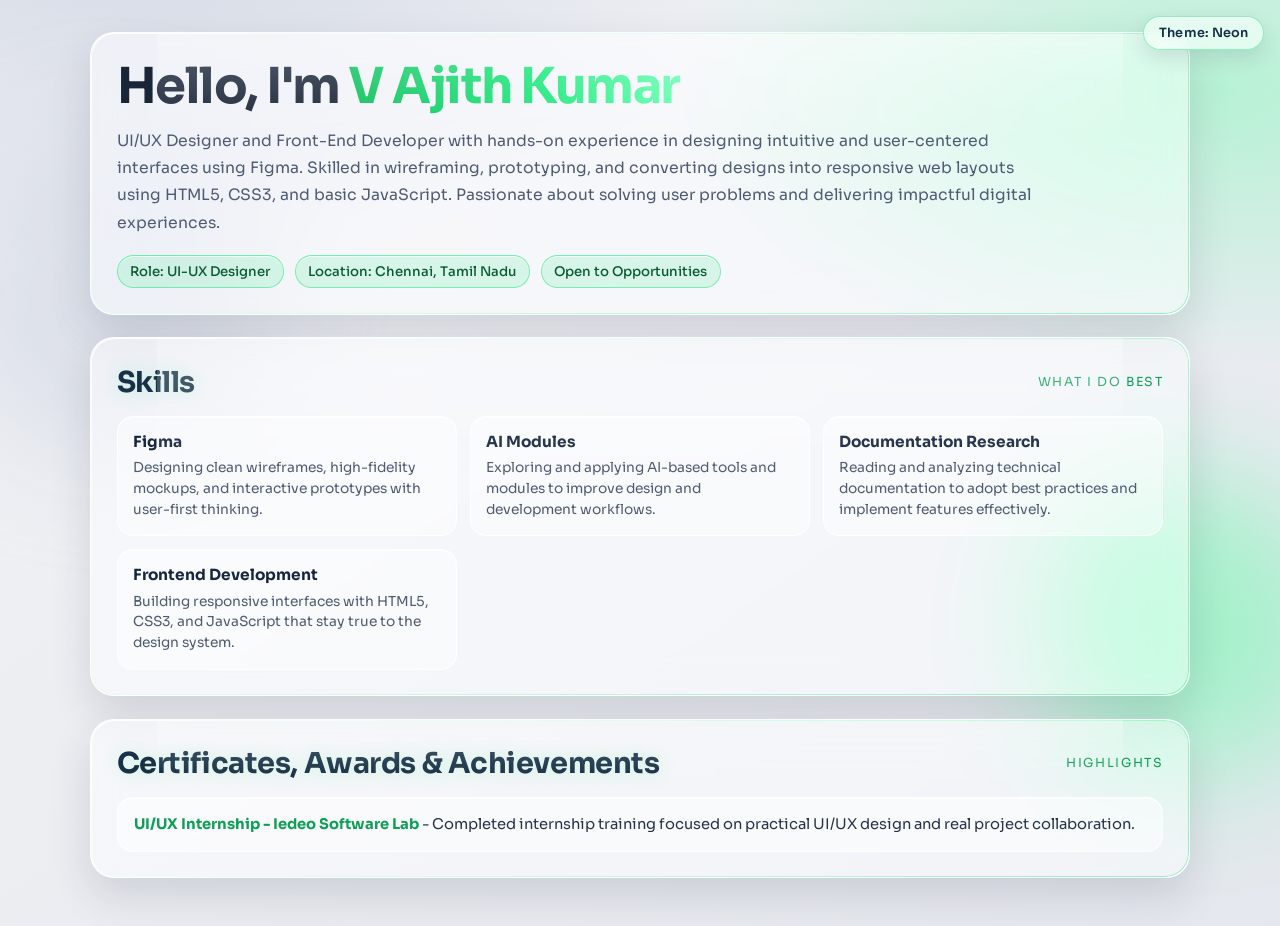
<file: Ai build/index.html>
<!DOCTYPE html>
<html lang="en">
<head>
  <meta charset="UTF-8" />
  <meta name="viewport" content="width=device-width, initial-scale=1.0" />
  <title>Ajai Karthick | Portfolio</title>
  <link rel="preconnect" href="https://fonts.googleapis.com" />
  <link rel="preconnect" href="https://fonts.gstatic.com" crossorigin />
  <link href="https://fonts.googleapis.com/css2?family=Sora:wght@400;500;600;700;800&display=swap" rel="stylesheet" />
  <style>
    :root {
      --bg-deep: #f2f3f6;
      --bg-mid: #e4e7ed;
      --bg-glow-a: #b9c2d6;
      --bg-glow-b-rgb: 46, 255, 138;
      --text-main: #1a2538;
      --text-soft: #4e5b72;
      --glass-bg: rgba(255, 255, 255, 0.52);
      --glass-stroke: rgba(255, 255, 255, 0.78);
      --glass-shadow: 0 18px 40px rgba(36, 45, 62, 0.14);
      --green-main: #18e87a;
      --green-rgb: 24, 232, 122;
      --green-deep: #0d9f56;
      --accent-1: #0bbf5b;
      --accent-2: #18e87a;
      --accent-3: #63ffb0;
      --radius-lg: 24px;
      --radius-md: 16px;
      --chip-bg: rgba(24, 232, 122, 0.14);
    }

    body.theme-pastel {
      --bg-glow-b-rgb: 17, 181, 163;
      --green-main: #11b5a3;
      --green-rgb: 17, 181, 163;
      --green-deep: #0d7f74;
      --accent-1: #119a8f;
      --accent-2: #11b5a3;
      --accent-3: #38d3c3;
      --chip-bg: rgba(17, 181, 163, 0.12);
    }

    * {
      box-sizing: border-box;
      margin: 0;
      padding: 0;
    }

    body {
      font-family: "Sora", sans-serif;
      color: var(--text-main);
      min-height: 100vh;
      background:
        radial-gradient(1200px 650px at 10% -10%, rgba(185, 194, 214, 0.55), transparent 55%),
        radial-gradient(1000px 500px at 95% 10%, rgba(var(--bg-glow-b-rgb), 0.28), transparent 55%),
        linear-gradient(145deg, var(--bg-deep), var(--bg-mid));
      overflow-x: hidden;
      transition: background 320ms ease;
    }

    .ambient {
      position: fixed;
      inset: 0;
      pointer-events: none;
      z-index: 0;
    }

    .ambient::before,
    .ambient::after {
      content: "";
      position: absolute;
      filter: blur(60px);
      opacity: 0.35;
      animation: float 12s ease-in-out infinite alternate;
    }

    .ambient::before {
      width: 320px;
      height: 320px;
      border-radius: 50%;
      background: var(--bg-glow-a);
      top: 15%;
      left: -50px;
    }

    .ambient::after {
      width: 300px;
      height: 300px;
      border-radius: 40% 60% 50% 50%;
      background: rgb(var(--bg-glow-b-rgb));
      right: -60px;
      bottom: 14%;
      animation-delay: 1.8s;
    }

    .theme-toggle {
      position: fixed;
      top: 1rem;
      right: 1rem;
      z-index: 5;
      border: 1px solid rgba(var(--green-rgb), 0.45);
      background: rgba(255, 255, 255, 0.62);
      color: #143049;
      border-radius: 999px;
      padding: 0.5rem 0.9rem;
      font-family: "Sora", sans-serif;
      font-size: 0.8rem;
      font-weight: 600;
      letter-spacing: 0.02em;
      backdrop-filter: blur(10px) saturate(130%);
      -webkit-backdrop-filter: blur(10px) saturate(130%);
      box-shadow: 0 8px 20px rgba(36, 45, 62, 0.12), inset 0 1px 0 rgba(255, 255, 255, 0.9);
      cursor: pointer;
      transition: border-color 220ms ease, transform 180ms ease, box-shadow 220ms ease;
    }

    .theme-toggle:hover {
      transform: translateY(-1px);
      border-color: rgba(var(--green-rgb), 0.7);
      box-shadow: 0 12px 24px rgba(var(--green-rgb), 0.2), inset 0 1px 0 rgba(255, 255, 255, 0.95);
    }

    .page {
      width: min(1100px, 92vw);
      margin: 0 auto;
      padding: 2rem 0 3rem;
      position: relative;
      z-index: 1;
      display: grid;
      gap: 1.4rem;
    }

    .glass-card {
      background: var(--glass-bg);
      border: 1.3px solid var(--glass-stroke);
      border-radius: var(--radius-lg);
      box-shadow: var(--glass-shadow), inset 0 1px 0 rgba(255, 255, 255, 0.72);
      backdrop-filter: blur(16px) saturate(145%);
      -webkit-backdrop-filter: blur(16px) saturate(145%);
      padding: 1.6rem;
      position: relative;
      overflow: hidden;
      opacity: 0;
      transform: translateY(28px);
      animation: reveal 750ms ease forwards;
    }

    .glass-card::before {
      content: "";
      position: absolute;
      inset: 0;
      border-radius: inherit;
      padding: 1px;
      background: linear-gradient(135deg, rgba(255, 255, 255, 0.95), rgba(var(--green-rgb), 0.44));
      mask: linear-gradient(#000 0 0) content-box, linear-gradient(#000 0 0);
      -webkit-mask: linear-gradient(#000 0 0) content-box, linear-gradient(#000 0 0);
      -webkit-mask-composite: xor;
      mask-composite: exclude;
      pointer-events: none;
    }

    .glass-card::after {
      content: "";
      position: absolute;
      top: 0;
      left: 6%;
      width: 88%;
      height: 38%;
      background: linear-gradient(180deg, rgba(255, 255, 255, 0.28), rgba(255, 255, 255, 0));
      border-radius: 0 0 24px 24px;
      pointer-events: none;
    }

    .glass-card:nth-child(2) {
      animation-delay: 120ms;
    }

    .glass-card:nth-child(3) {
      animation-delay: 240ms;
    }

    .intro h1 {
      font-size: clamp(1.9rem, 4.1vw, 3.1rem);
      line-height: 1.1;
      letter-spacing: -0.03em;
      margin-bottom: 0.9rem;
    }

    .accent {
      background: linear-gradient(90deg, var(--accent-1) 0%, var(--accent-2) 58%, var(--accent-3) 100%);
      -webkit-background-clip: text;
      background-clip: text;
      color: transparent;
    }

    .intro p {
      max-width: 78ch;
      color: var(--text-soft);
      line-height: 1.75;
      font-size: 0.98rem;
    }

    .meta {
      margin-top: 1.1rem;
      display: flex;
      flex-wrap: wrap;
      gap: 0.65rem;
    }

    .chip {
      display: inline-flex;
      align-items: center;
      gap: 0.45rem;
      padding: 0.45rem 0.8rem;
      border-radius: 999px;
      background: var(--chip-bg);
      border: 1px solid rgba(var(--green-rgb), 0.52);
      color: #0b5b30;
      box-shadow: inset 0 1px 0 rgba(255, 255, 255, 0.72);
      font-size: 0.83rem;
      font-weight: 500;
      transition: border-color 220ms ease, background 220ms ease;
    }

    .section-head {
      margin-bottom: 1rem;
      display: flex;
      align-items: center;
      justify-content: space-between;
      gap: 1rem;
    }

    .section-head h2 {
      font-size: clamp(1.2rem, 2.7vw, 1.8rem);
      letter-spacing: -0.015em;
      color: #173146;
      text-shadow: 0 0 18px rgba(var(--green-rgb), 0.22);
    }

    .section-head span {
      font-size: 0.78rem;
      color: var(--green-deep);
      text-transform: uppercase;
      letter-spacing: 0.13em;
    }

    .skills-grid {
      display: grid;
      grid-template-columns: repeat(3, minmax(0, 1fr));
      gap: 0.8rem;
    }

    .skill-box {
      background: rgba(255, 255, 255, 0.44);
      border: 1px solid rgba(255, 255, 255, 0.72);
      border-radius: var(--radius-md);
      padding: 0.95rem;
      box-shadow: inset 0 1px 0 rgba(255, 255, 255, 0.7);
      transition: transform 180ms ease, background 180ms ease, border-color 180ms ease, box-shadow 180ms ease;
    }

    .skill-box:hover {
      transform: translateY(-2px);
      background: rgba(255, 255, 255, 0.68);
      border-color: rgba(var(--green-rgb), 0.65);
      box-shadow: 0 14px 28px rgba(var(--green-rgb), 0.2), inset 0 1px 0 rgba(255, 255, 255, 0.76);
    }

    .skill-box h3 {
      font-size: 0.96rem;
      margin-bottom: 0.45rem;
      color: #182741;
    }

    .skill-box p {
      color: var(--text-soft);
      font-size: 0.86rem;
      line-height: 1.5;
    }

    .achievement-list {
      list-style: none;
      display: grid;
      gap: 0.72rem;
    }

    .achievement-list li {
      padding: 0.9rem 1rem;
      border-radius: var(--radius-md);
      border: 1px solid rgba(255, 255, 255, 0.72);
      background: rgba(255, 255, 255, 0.48);
      color: #26324a;
      box-shadow: inset 0 1px 0 rgba(255, 255, 255, 0.74);
      line-height: 1.6;
      font-size: 0.92rem;
    }

    .achievement-list strong {
      color: var(--green-deep);
    }

    @keyframes reveal {
      from {
        opacity: 0;
        transform: translateY(28px);
      }
      to {
        opacity: 1;
        transform: translateY(0);
      }
    }

    @keyframes float {
      from {
        transform: translate3d(0, 0, 0) scale(1);
      }
      to {
        transform: translate3d(26px, -24px, 0) scale(1.08);
      }
    }

    @media (max-width: 960px) {
      .skills-grid {
        grid-template-columns: repeat(2, minmax(0, 1fr));
      }
    }

    @media (max-width: 620px) {
      .theme-toggle {
        top: 0.65rem;
        right: 0.65rem;
        padding: 0.45rem 0.75rem;
      }

      .page {
        width: min(560px, 93vw);
        padding-top: 1.3rem;
      }

      .glass-card {
        padding: 1.1rem;
      }

      .skills-grid {
        grid-template-columns: 1fr;
      }

      .intro p {
        font-size: 0.93rem;
      }
    }
  </style>
</head>
<body>
  <div class="ambient" aria-hidden="true"></div>
  <button class="theme-toggle" id="themeToggle" type="button" aria-label="Switch green theme">Theme: Neon</button>

  <main class="page">
    <section class="glass-card intro" id="introduction">
      <h1>Hello, I'm <span class="accent">V Ajith Kumar</span></h1>
      <p>
        UI/UX Designer and Front-End Developer with hands-on experience in designing intuitive and user-centered interfaces using Figma.
        Skilled in wireframing, prototyping, and converting designs into responsive web layouts using HTML5, CSS3, and basic JavaScript.
        Passionate about solving user problems and delivering impactful digital experiences.
      </p>
      <div class="meta">
        <span class="chip">Role: UI-UX Designer</span>
        <span class="chip">Location: Chennai, Tamil Nadu</span>
        <span class="chip">Open to Opportunities</span>
      </div>
    </section>

    <section class="glass-card" id="skills">
      <div class="section-head">
        <h2>Skills</h2>
        <span>What I Do Best</span>
      </div>
      <div class="skills-grid">
        <article class="skill-box">
          <h3>Figma</h3>
          <p>Designing clean wireframes, high-fidelity mockups, and interactive prototypes with user-first thinking.</p>
        </article>
        <article class="skill-box">
          <h3>AI Modules</h3>
          <p>Exploring and applying AI-based tools and modules to improve design and development workflows.</p>
        </article>
        <article class="skill-box">
          <h3>Documentation Research</h3>
          <p>Reading and analyzing technical documentation to adopt best practices and implement features effectively.</p>
        </article>
        <article class="skill-box">
          <h3>Frontend Development</h3>
          <p>Building responsive interfaces with HTML5, CSS3, and JavaScript that stay true to the design system.</p>
        </article>
      </div>
    </section>

    <section class="glass-card" id="certificates-awards-achievements">
      <div class="section-head">
        <h2>Certificates, Awards & Achievements</h2>
        <span>Highlights</span>
      </div>
      <ul class="achievement-list">
        <li><strong>UI/UX Internship - Iedeo Software Lab</strong> - Completed internship training focused on practical UI/UX design and real project collaboration.</li>
      </ul>
    </section>
  </main>

  <script>
    const themeToggle = document.getElementById("themeToggle");
    const savedTheme = localStorage.getItem("portfolioTheme") || "neon";

    function applyTheme(themeName) {
      const isPastel = themeName === "pastel";
      document.body.classList.toggle("theme-pastel", isPastel);
      themeToggle.textContent = isPastel ? "Theme: Pastel" : "Theme: Neon";
    }

    applyTheme(savedTheme);

    themeToggle.addEventListener("click", () => {
      const nextTheme = document.body.classList.contains("theme-pastel") ? "neon" : "pastel";
      applyTheme(nextTheme);
      localStorage.setItem("portfolioTheme", nextTheme);
    });
  </script>
</body>
</html>
</file>
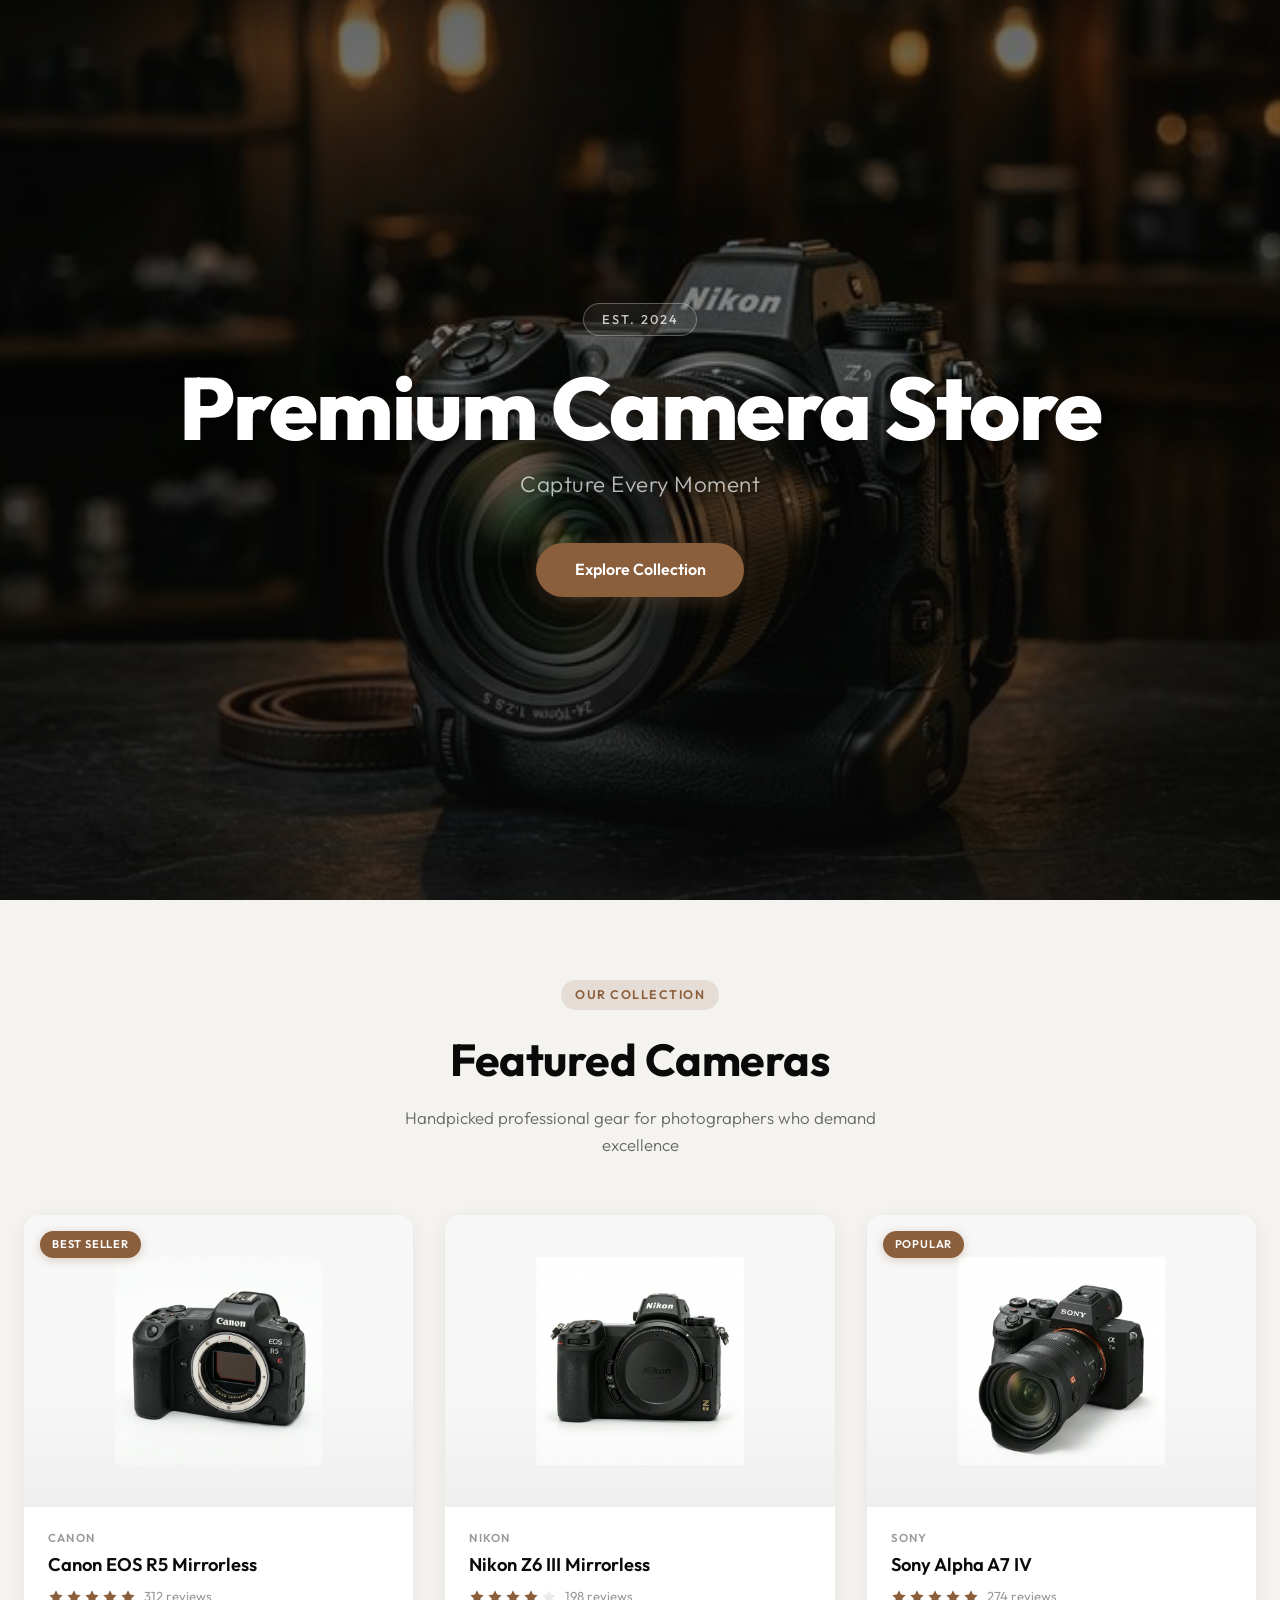
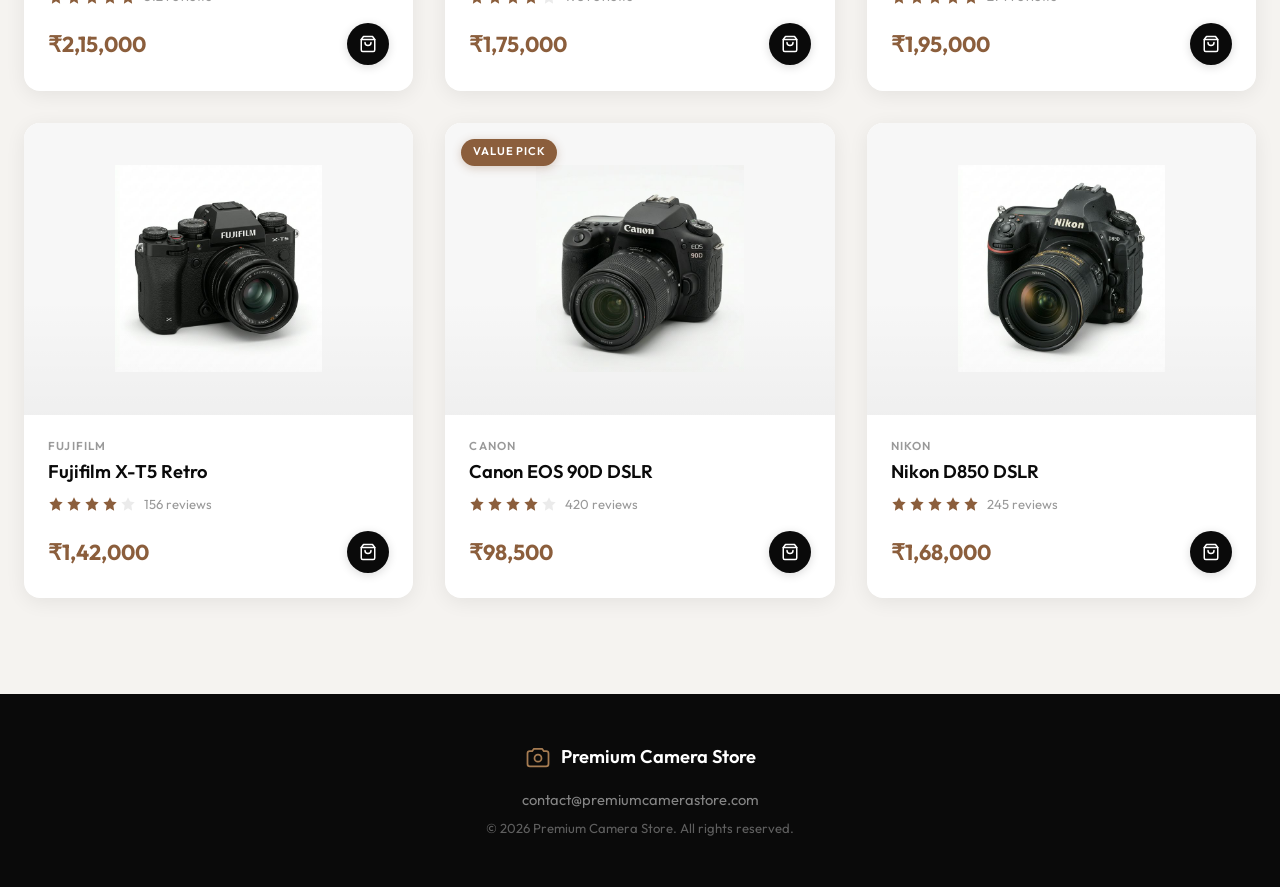
<file: E-commerce camera/index.html>
<!DOCTYPE html>
<html lang="en">

<head>
    <meta charset="UTF-8">
    <meta name="viewport" content="width=device-width, initial-scale=1.0">
    <meta name="description"
        content="Premium Camera Store — Shop the finest cameras from Canon, Nikon, Sony & Fujifilm. Professional gear for photographers who demand excellence.">
    <title>Premium Camera Store — Capture Every Moment</title>
    <link rel="preconnect" href="https://fonts.googleapis.com">
    <link rel="preconnect" href="https://fonts.gstatic.com" crossorigin>
    <link href="https://fonts.googleapis.com/css2?family=Outfit:wght@300;400;500;600;700;800&display=swap"
        rel="stylesheet">
    <link rel="stylesheet" href="style.css">
</head>

<body>

    <!-- ═══════════════════ HEADER / HERO ═══════════════════ -->
    <header id="hero" class="hero">
        <div class="hero__overlay"></div>
        <img src="images/hero-banner.png" alt="Premium DSLR camera with dramatic studio lighting" class="hero__image">
        <div class="hero__content">
            <span class="hero__badge">Est. 2024</span>
            <h1 class="hero__title">Premium Camera Store</h1>
            <p class="hero__tagline">Capture Every Moment</p>
            <a href="#products" class="hero__cta">Explore Collection</a>
        </div>
    </header>

    <!-- ═══════════════════ PRODUCTS ═══════════════════ -->
    <main id="products" class="products">
        <div class="products__header">
            <span class="products__label">Our Collection</span>
            <h2 class="products__title">Featured Cameras</h2>
            <p class="products__subtitle">Handpicked professional gear for photographers who demand excellence</p>
        </div>
        <div id="product-grid" class="products__grid">
            <!-- Cards rendered by script.js -->
        </div>
    </main>

    <!-- ═══════════════════ FOOTER ═══════════════════ -->
    <footer id="footer" class="footer">
        <div class="footer__inner">
            <div class="footer__brand">
                <svg class="footer__logo" viewBox="0 0 24 24" fill="none" stroke="currentColor" stroke-width="1.5"
                    stroke-linecap="round" stroke-linejoin="round">
                    <circle cx="12" cy="13" r="3" />
                    <path d="M5 7h2l1.5-2h7L17 7h2a2 2 0 0 1 2 2v9a2 2 0 0 1-2 2H5a2 2 0 0 1-2-2V9a2 2 0 0 1 2-2z" />
                </svg>
                <span>Premium Camera Store</span>
            </div>
            <p class="footer__contact">contact@premiumcamerastore.com</p>
            <p class="footer__copy">&copy; <span id="footer-year"></span> Premium Camera Store. All rights reserved.</p>
        </div>
    </footer>

    <script src="script.js"></script>
</body>

</html>
</file>
<file: E-commerce camera/style.css>
/* ══════════════════════════════════════════════════════
   PREMIUM CAMERA STORE — STYLESHEET
   Palette: Black · White · Brown
   ══════════════════════════════════════════════════════ */

/* ─── Reset & Base ────────────────────────────────── */
*,
*::before,
*::after {
    margin: 0;
    padding: 0;
    box-sizing: border-box;
}

:root {
    --black:       #0a0a0a;
    --black-light: #1a1a1a;
    --white:       #ffffff;
    --off-white:   #f5f3f0;
    --brown:       #8b5e3c;
    --brown-light: #a67c52;
    --brown-dark:  #6d4527;
    --brown-glow:  rgba(139, 94, 60, .15);
    --gray-100:    #f7f7f7;
    --gray-200:    #ebebeb;
    --gray-400:    #999999;
    --gray-600:    #666666;
    --shadow-sm:   0 2px 8px rgba(0,0,0,.06);
    --shadow-md:   0 8px 30px rgba(0,0,0,.08);
    --shadow-lg:   0 20px 50px rgba(0,0,0,.12);
    --shadow-card: 0 4px 20px rgba(0,0,0,.07);
    --radius:      16px;
    --radius-sm:   10px;
    --transition:  .35s cubic-bezier(.25,.8,.25,1);
}

html {
    scroll-behavior: smooth;
    font-size: 16px;
}

body {
    font-family: 'Outfit', sans-serif;
    background: var(--off-white);
    color: var(--black);
    line-height: 1.6;
    -webkit-font-smoothing: antialiased;
    overflow-x: hidden;
}

/* ─── Hero Section ────────────────────────────────── */
.hero {
    position: relative;
    height: 100vh;
    min-height: 600px;
    max-height: 1000px;
    display: flex;
    align-items: center;
    justify-content: center;
    overflow: hidden;
}

.hero__image {
    position: absolute;
    inset: 0;
    width: 100%;
    height: 100%;
    object-fit: cover;
    object-position: center;
    filter: brightness(.85);
    transform: scale(1.03);
    animation: heroZoom 20s ease-in-out infinite alternate;
}

@keyframes heroZoom {
    from { transform: scale(1.03); }
    to   { transform: scale(1.08); }
}

.hero__overlay {
    position: absolute;
    inset: 0;
    background: linear-gradient(
        180deg,
        rgba(10, 10, 10, .55) 0%,
        rgba(10, 10, 10, .35) 40%,
        rgba(10, 10, 10, .65) 100%
    );
    z-index: 1;
    backdrop-filter: saturate(1.1);
}

.hero__content {
    position: relative;
    z-index: 2;
    text-align: center;
    padding: 0 1.5rem;
    animation: fadeUp .9s ease-out both;
}

@keyframes fadeUp {
    from { opacity: 0; transform: translateY(30px); }
    to   { opacity: 1; transform: translateY(0); }
}

.hero__badge {
    display: inline-block;
    padding: .35rem 1.1rem;
    border: 1px solid rgba(255,255,255,.3);
    border-radius: 50px;
    color: rgba(255,255,255,.75);
    font-size: .8rem;
    font-weight: 500;
    letter-spacing: 2px;
    text-transform: uppercase;
    margin-bottom: 1.5rem;
    backdrop-filter: blur(6px);
    background: rgba(255,255,255,.06);
}

.hero__title {
    font-size: clamp(2.5rem, 7vw, 5.5rem);
    font-weight: 800;
    color: var(--white);
    line-height: 1.08;
    letter-spacing: -1.5px;
    text-shadow: 0 4px 30px rgba(0,0,0,.4);
    margin-bottom: .75rem;
}

.hero__tagline {
    font-size: clamp(1rem, 2.5vw, 1.4rem);
    color: rgba(255,255,255,.7);
    font-weight: 300;
    letter-spacing: .5px;
    margin-bottom: 2.5rem;
}

.hero__cta {
    display: inline-flex;
    align-items: center;
    gap: .5rem;
    padding: .9rem 2.4rem;
    background: var(--brown);
    color: var(--white);
    font-family: inherit;
    font-size: 1rem;
    font-weight: 600;
    border: none;
    border-radius: 50px;
    text-decoration: none;
    cursor: pointer;
    transition: var(--transition);
    box-shadow: 0 4px 20px rgba(139, 94, 60, .35);
}

.hero__cta:hover {
    background: var(--brown-light);
    transform: translateY(-2px);
    box-shadow: 0 8px 30px rgba(139, 94, 60, .45);
}

/* ─── Products Section ────────────────────────────── */
.products {
    padding: 5rem 1.5rem 6rem;
    max-width: 1300px;
    margin: 0 auto;
}

.products__header {
    text-align: center;
    margin-bottom: 3.5rem;
    animation: fadeUp .7s ease-out both;
}

.products__label {
    display: inline-block;
    padding: .3rem .9rem;
    background: var(--brown-glow);
    color: var(--brown);
    font-size: .78rem;
    font-weight: 600;
    letter-spacing: 1.5px;
    text-transform: uppercase;
    border-radius: 50px;
    margin-bottom: .9rem;
}

.products__title {
    font-size: clamp(1.8rem, 4vw, 2.8rem);
    font-weight: 700;
    color: var(--black);
    letter-spacing: -.5px;
    margin-bottom: .6rem;
}

.products__subtitle {
    font-size: 1.05rem;
    color: var(--gray-600);
    font-weight: 300;
    max-width: 500px;
    margin: 0 auto;
}

/* ─── Product Grid ────────────────────────────────── */
.products__grid {
    display: grid;
    grid-template-columns: repeat(auto-fill, minmax(300px, 1fr));
    gap: 2rem;
}

/* ─── Product Card ────────────────────────────────── */
.product-card {
    background: var(--white);
    border-radius: var(--radius);
    overflow: hidden;
    box-shadow: var(--shadow-card);
    transition: var(--transition);
    cursor: pointer;
    position: relative;
    opacity: 0;
    transform: translateY(24px);
    animation: cardAppear .6s ease-out forwards;
}

.product-card:nth-child(1) { animation-delay: .05s; }
.product-card:nth-child(2) { animation-delay: .12s; }
.product-card:nth-child(3) { animation-delay: .19s; }
.product-card:nth-child(4) { animation-delay: .26s; }
.product-card:nth-child(5) { animation-delay: .33s; }
.product-card:nth-child(6) { animation-delay: .40s; }

@keyframes cardAppear {
    to { opacity: 1; transform: translateY(0); }
}

.product-card:hover {
    transform: translateY(-8px);
    box-shadow: var(--shadow-lg);
}

.product-card__badge {
    position: absolute;
    top: 1rem;
    left: 1rem;
    padding: .3rem .75rem;
    background: var(--brown);
    color: var(--white);
    font-size: .7rem;
    font-weight: 600;
    letter-spacing: .8px;
    text-transform: uppercase;
    border-radius: 50px;
    z-index: 2;
    box-shadow: 0 2px 10px rgba(139,94,60,.3);
}

.product-card__image-wrap {
    position: relative;
    overflow: hidden;
    background: var(--gray-100);
    aspect-ratio: 4 / 3;
    display: flex;
    align-items: center;
    justify-content: center;
    padding: 1.5rem;
}

.product-card__image-wrap::after {
    content: '';
    position: absolute;
    inset: 0;
    background: linear-gradient(180deg, transparent 60%, rgba(0,0,0,.03) 100%);
    pointer-events: none;
}

.product-card__image {
    width: 85%;
    height: 85%;
    object-fit: contain;
    transition: transform .5s cubic-bezier(.25,.8,.25,1);
}

.product-card:hover .product-card__image {
    transform: scale(1.07);
}

.product-card__body {
    padding: 1.4rem 1.5rem 1.6rem;
}

.product-card__brand {
    font-size: .72rem;
    font-weight: 600;
    letter-spacing: 1.2px;
    text-transform: uppercase;
    color: var(--gray-400);
    margin-bottom: .3rem;
}

.product-card__name {
    font-size: 1.15rem;
    font-weight: 600;
    color: var(--black);
    margin-bottom: .6rem;
    line-height: 1.3;
}

.product-card__reviews {
    display: flex;
    align-items: center;
    gap: .5rem;
    margin-bottom: 1rem;
}

.product-card__stars {
    display: flex;
    gap: 2px;
}

.product-card__star {
    width: 16px;
    height: 16px;
    color: var(--brown);
}

.product-card__star--empty {
    color: var(--gray-200);
}

.product-card__review-count {
    font-size: .82rem;
    color: var(--gray-400);
    font-weight: 400;
}

.product-card__footer {
    display: flex;
    align-items: center;
    justify-content: space-between;
}

.product-card__price {
    font-size: 1.35rem;
    font-weight: 700;
    color: var(--brown);
}

.product-card__cart-btn {
    display: inline-flex;
    align-items: center;
    justify-content: center;
    width: 42px;
    height: 42px;
    border: none;
    border-radius: 50%;
    background: var(--black);
    color: var(--white);
    cursor: pointer;
    transition: var(--transition);
    box-shadow: 0 2px 10px rgba(0,0,0,.15);
}

.product-card__cart-btn:hover {
    background: var(--brown);
    transform: scale(1.1);
    box-shadow: 0 4px 15px rgba(139,94,60,.35);
}

.product-card__cart-btn svg {
    width: 18px;
    height: 18px;
}

/* ─── Footer ──────────────────────────────────────── */
.footer {
    background: var(--black);
    color: var(--white);
    padding: 3rem 1.5rem;
}

.footer__inner {
    max-width: 1300px;
    margin: 0 auto;
    text-align: center;
}

.footer__brand {
    display: inline-flex;
    align-items: center;
    gap: .6rem;
    font-size: 1.15rem;
    font-weight: 600;
    margin-bottom: 1rem;
    color: var(--white);
}

.footer__logo {
    width: 28px;
    height: 28px;
    color: var(--brown-light);
}

.footer__contact {
    font-size: .92rem;
    color: rgba(255,255,255,.5);
    margin-bottom: .4rem;
}

.footer__contact a {
    color: var(--brown-light);
    text-decoration: none;
}

.footer__copy {
    font-size: .82rem;
    color: rgba(255,255,255,.35);
}

/* ─── Responsive ──────────────────────────────────── */
@media (max-width: 768px) {
    .hero {
        min-height: 500px;
    }

    .products__grid {
        grid-template-columns: repeat(auto-fill, minmax(260px, 1fr));
        gap: 1.4rem;
    }

    .products {
        padding: 3.5rem 1rem 4rem;
    }
}

@media (max-width: 480px) {
    .hero {
        min-height: 420px;
    }

    .hero__cta {
        padding: .75rem 1.8rem;
        font-size: .9rem;
    }

    .products__grid {
        grid-template-columns: 1fr;
        gap: 1.2rem;
    }

    .product-card__image-wrap {
        aspect-ratio: 16 / 10;
    }
}

/* ─── Scrollbar ───────────────────────────────────── */
::-webkit-scrollbar {
    width: 8px;
}

::-webkit-scrollbar-track {
    background: var(--off-white);
}

::-webkit-scrollbar-thumb {
    background: var(--gray-400);
    border-radius: 4px;
}

::-webkit-scrollbar-thumb:hover {
    background: var(--brown);
}
</file>
